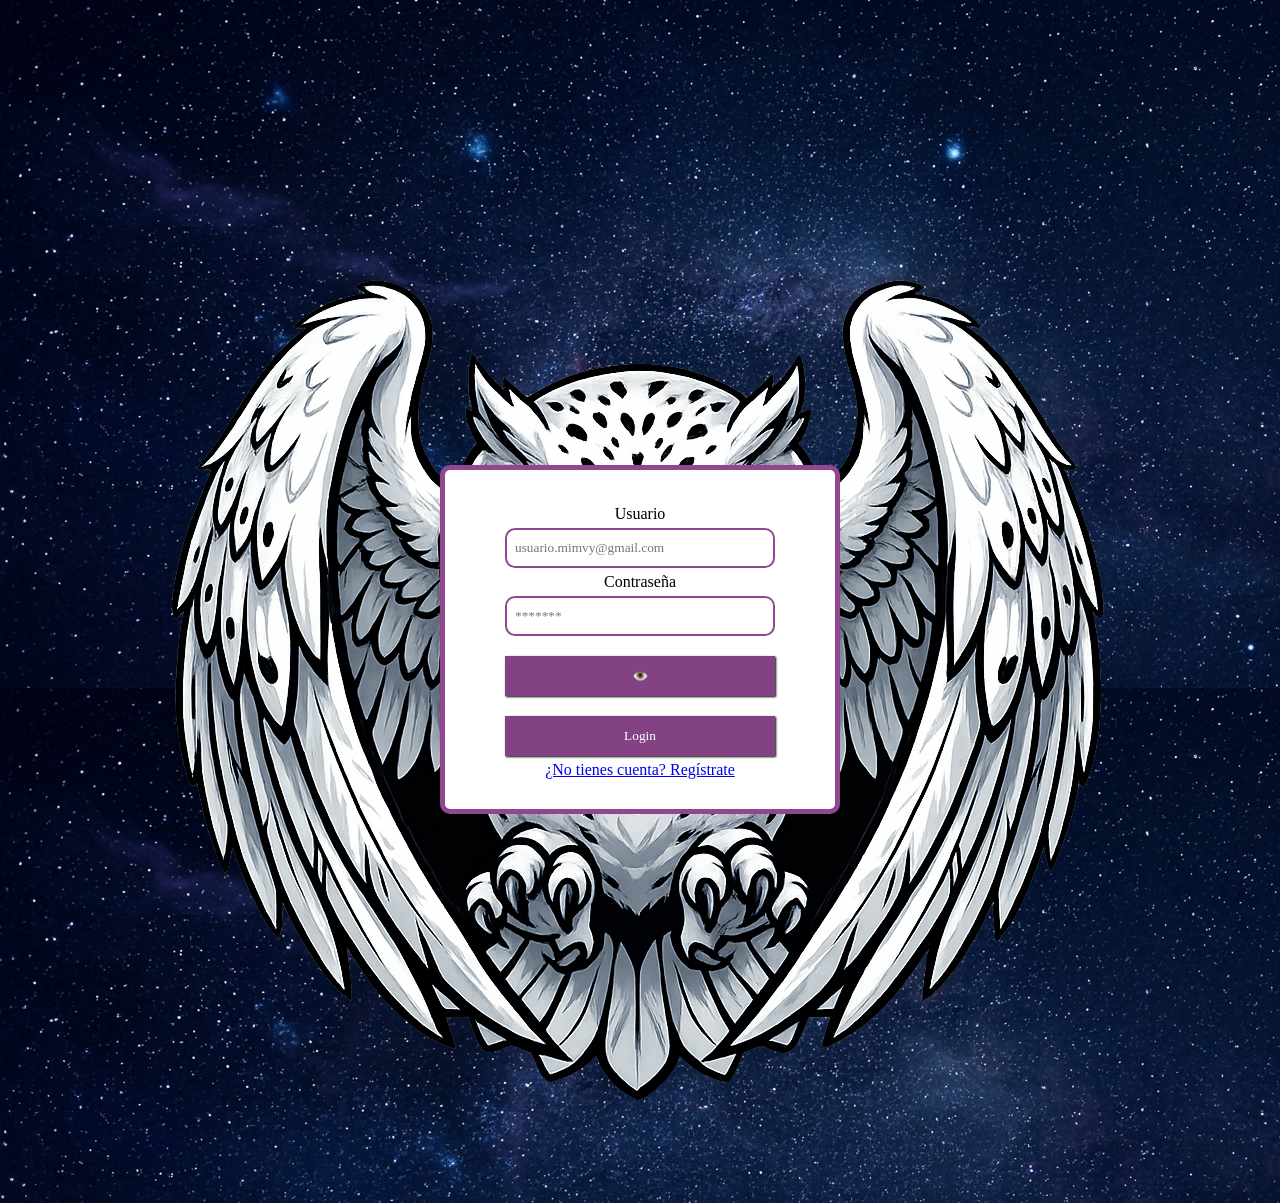
<file: login/login.html>
<!DOCTYPE html>
<html lang="es">
<head>
    <meta charset="UTF-8">
    <meta name="viewport" content="width=device-width, initial-scale=1.0">
    <title>Login</title>

    <link rel="stylesheet" href="login.css">
    <link rel="icon" href="/Imagenes/buhos.ico">
</head>

<body>

    <div class="login">

        <img src="imagenes-login/inactivo/1.png" id="monster" alt="">

        <form class="formulario" action="login.php" method="POST">

            <label>Usuario</label>

            <input 
                type="text"
                id="input-usuario"
                name="usuario"
                placeholder="usuario.mimvy@gmail.com"
                autocomplete="off"
                required
            >

            <label>Contraseña</label>

            <div class="campo-clave">
                <input 
                    type="password"
                    id="input-clave"
                    name="contrasena"
                    placeholder="*******"
                    required
                >
                <button type="button" class="btn-ojo" id="btn-ojo-clave" aria-label="Mostrar contraseña">
                    👁️
                </button>
            </div>

            <button type="submit">Login</button>

            <a href="registro.html">
                ¿No tienes cuenta? Regístrate
            </a>

        </form>

    </div>

    <script src="login.js"></script>

</body>
</html>
</file>
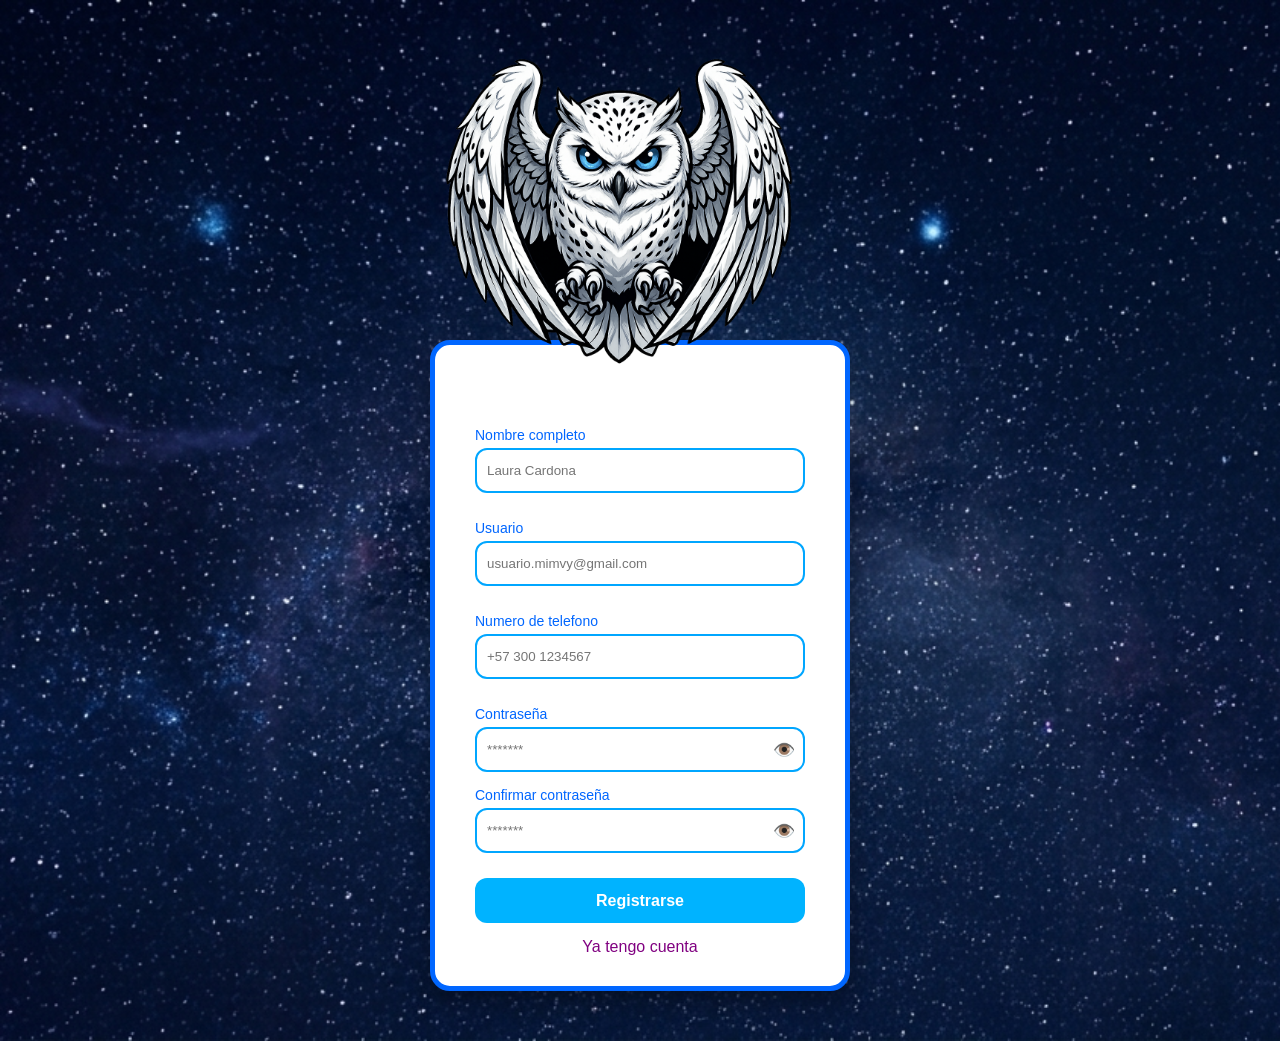
<file: login/registro.html>
<!DOCTYPE html>
<html lang="es">
<head>
    <meta charset="UTF-8">
    <meta name="viewport" content="width=device-width, initial-scale=1.0">
    <title>Registro</title>

    <link rel="stylesheet" href="registro.css">
    <link rel="icon" href="/Imagenes/buhos.ico">
</head>

<body>

    <div class="login">

        <img src="imagenes-login/inactivo/1.png" id="monster" alt="">

        <form class="formulario" action="registro.php" method="POST">

            <label>Nombre completo</label>
            <input 
                type="text"
                id="input-nombre"
                name="nombre"
                placeholder="Laura Cardona"
                autocomplete="off"
            >

            <label>Usuario</label>
            <input 
                type="text"
                id="input-usuario"
                name="usuario"
                placeholder="usuario.mimvy@gmail.com"
                autocomplete="off"
            >

            <label>Numero de telefono</label>
            <input 
                type="text"
                id="input-telefono"
                name="telefono"
                placeholder="+57 300 1234567"
                autocomplete="off"
            >

            <label>Contraseña</label>
            <div class="campo-clave">
                <input 
                    type="password"
                    id="input-clave"
                    name="contrasena"
                    placeholder="*******"
                >
                <button type="button" class="btn-ojo" id="btn-ojo-clave" aria-label="Mostrar contraseña">
                    👁️
                </button>
            </div>

            <label>Confirmar contraseña</label>
            <div class="campo-clave">
                <input 
                    type="password"
                    id="input-confirmar-clave"
                    name="confirmar_contrasena"
                    placeholder="*******"
                >
                <button type="button" class="btn-ojo" id="btn-ojo-confirmar" aria-label="Mostrar contraseña">
                    👁️
                </button>
            </div>

            <button type="submit">Registrarse</button>

            <a href="login.html">
                Ya tengo cuenta
            </a>

        </form>

    </div>

    <script src="login.js"></script>

</body>
</html>
</file>
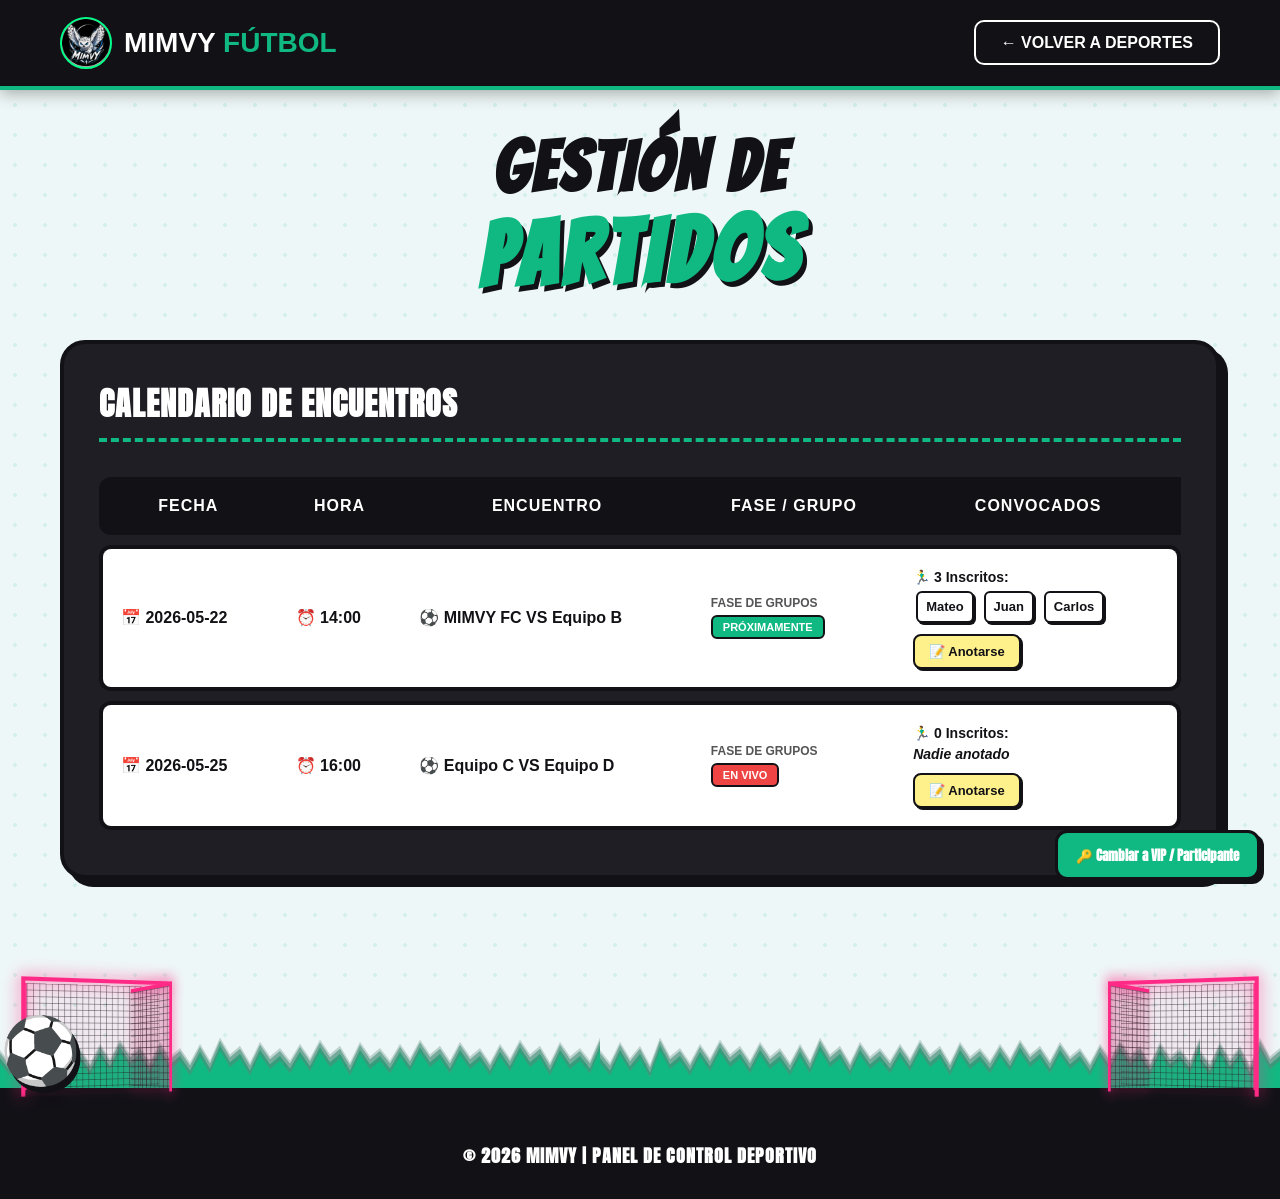
<file: Deportes/futbol/futbol.html>
<!DOCTYPE html>
<html lang="es">
<head>
    <meta charset="UTF-8">
    <meta name="viewport" content="width=device-width, initial-scale=1.0">
    <title>MIMVY - Panel de Fútbol</title>
    <link href="https://fonts.googleapis.com/css2?family=Bangers&family=Anton&display=swap" rel="stylesheet">
    <link rel="stylesheet" href="../deportes.css">
    <link rel="stylesheet" href="futbol.css">
    <link rel="icon" href="/Imagenes/buhos.ico">
</head>
<body>

    <header class="header-futbol">
        <div class="logo-futbol">
            <img src="/Imagenes/buhos.ico" alt="Buho">
            <h2>MIMVY <span>FÚTBOL</span></h2>
        </div>
        <nav class="menu-futbol">
            <a href="../deportes.html" class="btn-regresar">← VOLVER A DEPORTES</a>
        </nav>
    </header>

    <main class="contenedor-futbol">
        
        <div class="titulo-pagina">
            <h1><span class="gestion">GESTIÓN DE</span><br><span class="partidos-tit">PARTIDOS</span></h1>
        </div>

        <section class="tarjeta-panel">
            <h3 id="form-titulo">PROGRAMAR NUEVO ENCUENTRO</h3>
            <form id="form-partido">
                <input type="hidden" id="partido-id">
                
                <div class="campo-bloque">
                    <label for="fecha">FECHA</label>
                    <input type="date" id="fecha" required>
                </div>
                <div class="campo-bloque">
                    <label for="hora">HORA</label>
                    <input type="time" id="hora" required>
                </div>
                <div class="campo-bloque">
                    <label for="encuentro">ENCUENTRO</label>
                    <input type="text" id="encuentro" placeholder="Ej: Real Madrid VS Barcelona" required>
                </div>
                <div class="campo-bloque">
                    <label for="fase">FASE / GRUPO</label>
                    <input type="text" id="fase" placeholder="Ej: Semifinal" required>
                </div>
                
                <div class="bloque-acciones">
                    <button type="submit" id="btn-guardar" class="btn-comic-primario">GUARDAR ENCUENTRO</button>
                    <button type="button" id="btn-cancelar" class="btn-comic-secundario oculto" onclick="limpiarFormulario()">CANCELAR</button>
                </div>
            </form>
        </section>

        <section class="tarjeta-panel">
            <h3 class="titulo-tabla">CALENDARIO DE ENCUENTROS</h3>
            <div class="tabla-scroll">
                <table class="tabla-comic">
                    <thead>
                        <tr>
                            <th>FECHA</th>
                            <th>HORA</th>
                            <th>ENCUENTRO</th>
                            <th>FASE / GRUPO</th>
                            <th>CONVOCADOS</th>
                            <th>ACCIONES</th>
                        </tr>
                    </thead>
                    <tbody id="lista-partidos">
                    </tbody>
                </table>
            </div>
        </section>
    </main>
    
    <footer class="footer-futbol">
    <div class="ondas">
        <div class="onda" id="onda1"></div>
        <div class="onda" id="onda2"></div>
        <div class="onda" id="onda3"></div>
        <div class="onda" id="onda4"></div>
    </div>

    <div class="arco-3d arco-izquierdo">
        <div class="cara-frontal"></div>
        <div class="cara-lateral"></div>
        <div class="cara-red"></div>
    </div>

    <div class="arco-3d arco-derecho">
        <div class="cara-frontal"></div>
        <div class="cara-lateral"></div>
        <div class="cara-red"></div>
    </div>

    <div class="balon-contenedor">
        <div class="balon-futbol">⚽</div>
        <div class="balon-sombra"></div>
    </div>

    <p>&copy; 2026 MIMVY | PANEL DE CONTROL DEPORTIVO</p>
</footer>

    <script src="futbol.js"></script>
</body>
</html>

    <script src="futbol.js"></script>
</body>
</html>
</file>
<file: login/login.css>
*{
    margin: 0;
    padding: 0;
    box-sizing: border-box;
    font-family: 'Bowlby One SC', cursive ;    
}
body{
    height: 100vh;
    background-image: url(imagenes-login/fondo-login.png);
    display: flex;
    justify-content: center;
    align-items: center;
}
.login{
    height: 550px;
    position: absolute;
}
.formulario{
    width: 400px;
    position: absolute;
    background-color: #fff;
    border: 5px solid #8f4790;
    border-radius: 10px;
    padding: 30px 60px;
    top: 290px;
    left: 50%;
    transform: translate(-50%);
    text-align: center;
}
.formulario input,label,button{
    display: block;
    width: 100%;
    margin: 5px 0;
}
.formulario input{
    height: 40px;
    border: 2px solid #8f4790;
    border-radius: 10px;
    padding: 0 8px;
}
.formulario button{
    margin-top: 20px;
    cursor: pointer;
    border: none;
    height: 40px;
    background-color: #824283;
    box-shadow: 1px 1px 2px #000;
    color: #fff;
}
.formulario button:hover{
    background-color: rgba(0, 157, 255, 0.558);
}
</file>
<file: login/registro.css>
/* ==========================
   RESET
========================== */
*{
    margin: 0;
    padding: 0;
    box-sizing: border-box;
}

/* ==========================
   BODY
========================== */
body{
    min-height: 100vh;

    display: flex;
    flex-direction: column;
    align-items: center;

    background-image: url("imagenes-login/fondo-login.png");
    background-position: center;
    background-size: cover;
    background-repeat: no-repeat;

    overflow-y: auto;

    padding-top: 20px;
    padding-bottom: 20px;

    font-family: Arial, Helvetica, sans-serif;
}

/* ==========================
   BÚHO
========================== */
#monster{
    height: 380px;

    position: relative;

    z-index: 2;

    margin-bottom: -60px;

    display: block;
}

/* ==========================
   FORMULARIO
========================== */
.formulario{
    width: 420px;

    background-color: white;

    border: 5px solid #0066ff;
    border-radius: 20px;

    padding: 70px 40px 30px;

    box-shadow: 0 10px 25px rgba(0,0,0,0.3);

    text-align: center;

    margin-bottom: 30px;
}

/* ==========================
   LABELS
========================== */
.formulario label{
    display: block;

    text-align: left;

    margin-bottom: 5px;
    margin-top: 12px;

    color: #0066ff;

    font-size: 14px;
}

/* ==========================
   INPUTS
========================== */
.formulario input{
    width: 100%;
    height: 45px;

    border: 2px solid #00a6ff;
    border-radius: 12px;

    padding: 10px;

    margin-bottom: 15px;

    outline: none;

    transition: 0.3s;
}

.formulario input:focus{
    border-color: #0066ff;

    box-shadow: 0 0 8px rgba(0,102,255,0.3);
}

/* ==========================
   BOTÓN REGISTRARSE
========================== */
.formulario button[type="submit"]{
    width: 100%;
    height: 45px;

    margin-top: 10px;

    border: none;
    border-radius: 12px;

    background-color: #00b3ff;

    color: white;

    font-size: 16px;
    font-weight: bold;

    cursor: pointer;

    transition: 0.3s;
}

.formulario button[type="submit"]:hover{
    background-color: #0099ff;

    transform: scale(1.02);
}

/* ==========================
   LINK
========================== */
.formulario a{
    display: block;

    margin-top: 15px;

    text-decoration: none;

    color: purple;
}

.formulario a:hover{
    text-decoration: underline;
}

/* ==========================
   CAMPO CONTRASEÑA
========================== */
.campo-clave {
    position: relative;
    margin-bottom: 15px;
}

.campo-clave input {
    margin-bottom: 0;
    padding-right: 45px;
}

.btn-ojo {
    position: absolute;
    right: 10px;
    top: 50%;
    transform: translateY(-50%);

    width: auto;
    height: auto;
    margin: 0;

    background: none;
    border: none;
    border-radius: 0;

    font-size: 18px;

    cursor: pointer;
    color: #00a6ff;

    transition: color 0.2s;
}

.btn-ojo:hover {
    color: #0066ff;
    transform: translateY(-50%) scale(1.1);
    background-color: transparent;
}
</file>
<file: Deportes/deportes.css>
/* ================= CONFIGURACIÓN GLOBAL ================= */
*{
    margin: 0;
    padding: 0;
    box-sizing: border-box;
    font-family: 'Arial Black', Arial, sans-serif;
}

html{
    scroll-behavior: smooth;
    overflow-x: hidden;
}

body{
    background: #eef7f7;
    color: #222;
}

/* ================= HEADER ================= */
.header{
    width: 100%;
    height: 90px;
    background: white;
    display: flex;
    justify-content: space-between;
    align-items: center;
    padding: 0 60px;
    position: fixed;
    top: 0;
    z-index: 1000;
    box-shadow: 0 2px 10px rgba(0,0,0,0.1);
}

.logo{
    display: flex;
    align-items: center;
    gap: 10px;
}

.logo img{
    width: 50px;
    height: 50px;
    border-radius: 50%;
    object-fit: cover;
}

.logo h2{
    color: #2563eb;
    font-size: 28px;
    font-weight: 900;
    text-transform: uppercase;
}

.menu{
    display: flex;
    gap: 35px;
}

.menu a{
    text-decoration: none;
    color: #333;
    font-weight: bold;
    transition: 0.3s;
}

.menu a:hover{
    color: #2563eb;
}

.btn-login{
    text-decoration: none;
    background: #2563eb;
    color: white;
    padding: 12px 25px;
    border-radius: 10px;
    font-weight: bold;
    transition: 0.3s;
}

.btn-login:hover{
    transform: scale(1.05);
}

/* ================= HERO ================= */
/* ================= HERO ================= */
/* ================= HERO ================= */
.hero {
    width: 100%;
    height: 100vh;
    isolation: isolate;
    background: 
    linear-gradient(
        rgba(5, 15, 35, 0.7), 
        rgba(5, 15, 35, 0.75)
    ),
    /* Quitamos la palabra "imagenes/" porque la imagen está afuera */
    url("Gemini_Generated_Image_4t79f64t79f64t79.png"); 

    background-size: cover;
    background-position: center;
    background-repeat: no-repeat;
    
    display: flex;
    justify-content: center;
    align-items: center;
    text-align: center;
    color: white;
    padding: 20px;
    position: relative;
    overflow: hidden;
}


.hero::before{
    content: "";
    position: absolute;
    width: 400px;
    height: 400px;
    background: #2563eb;
    border-radius: 50%;
    filter: blur(100px);
    opacity: 0.3;
    top: 100px;
    left: -100px;
}


.hero-contenido{
    max-width: 1100px;
    z-index: 2;
}
 
.hero h1{
    font-family: 'Anton', sans-serif;
    font-size: 140px;
    line-height: 0.9;
    text-transform: uppercase;
    letter-spacing: 2px;
    margin-bottom: 20px;

    color: white;

    text-shadow:
    0 5px 15px rgba(0,0,0,0.6),
    0 0 30px rgba(37,99,235,0.4);

    animation: aparecer 1s ease;
}

.vive {
    display: block;
    font-family: 'Bangers', cursive;
    font-size: 170px;
    color: white;
    letter-spacing: 8px;
    transform: rotate(-3deg); /* Quitamos el top: 90px que lo tiraba hacia abajo */
    text-shadow: 0 5px 15px rgba(0,0,0,0.6);
    position: relative;
}

.deporte{
    display: block;

    font-family: 'Bangers', cursive;

    font-size: 150px;

    color: #2563eb;

    letter-spacing: 6px;

    transform: rotate(-2deg);

    text-shadow:
    0 5px 15px rgba(0,0,0,0.7),
    0 0 30px rgba(37,99,235,0.5);
}
.vive,
.deporte{
    filter: drop-shadow(0 0 10px rgba(0,0,0,0.5));
}

.hero p{
    font-family: 'Bebas Neue', sans-serif;
    font-size: 35px;
    letter-spacing: 6px;
    color: white;
    margin-bottom: 40px;
    
}

.btn-explorar{
    text-decoration: none;
    background: linear-gradient(90deg,#2563eb,#1d4ed8);
    color: white;
    padding: 20px 50px;
    border-radius: 20px;
    font-weight: bold;
    font-size: 24px;
    transition: 0.3s;
    box-shadow: 0 0 25px rgba(37,99,235,0.6);
}

.btn-explorar:hover{
    transform: scale(1.08);
    box-shadow: 0 0 40px rgba(37,99,235,0.9);
}

/* ================= ACORDEÓN ================= */
.titulo-seccion{
    text-align: center;
    font-size: 45px;
    margin: 100px 0 50px;
    text-transform: uppercase;
}

.acordeon-container{
    display: flex;
    width: 90%;
    max-width: 1200px;
    height: 600px;
    gap: 15px;
    margin: 0 auto 100px;
}

.acordeon-item{
    flex: 1;
    border-radius: 30px;
    background-size: cover;
    background-position: center;
    position: relative;
    overflow: hidden;
    cursor: pointer;
    transition: all 0.6s cubic-bezier(0.22, 1, 0.36, 1);
    box-shadow: 0 10px 30px rgba(0,0,0,0.3);
}

.item1{
    background-image: linear-gradient(transparent, rgba(0,0,0,0.9)), url("../imagenes/imagen1.webp");
}

.item2{
    background-image: linear-gradient(transparent, rgba(0,0,0,0.9)), url("../imagenes/imagen2.webp");
}

.item3{
    background-image: linear-gradient(transparent, rgba(0,0,0,0.9)), url("../imagenes/imagen3.webp");
}

.acordeon-contenido{
    position: absolute;
    bottom: 0;
    left: 0;
    width: 100%;
    padding: 40px;
    color: white;
    opacity: 0;
    transform: translateY(20px);
    transition: all 0.4s ease 0.2s;
}

.acordeon-contenido h3{
    font-size: 48px;
    margin-bottom: 10px;
}

.btn-ver{
    display: inline-block;
    padding: 10px 25px;
    background: white;
    color: #2563eb;
    text-decoration: none;
    border-radius: 20px;
    font-weight: bold;
}

.acordeon-item:hover,
.acordeon-item.active{
    flex: 5;
}

.acordeon-item:hover .acordeon-contenido,
.acordeon-item.active .acordeon-contenido{
    opacity: 1;
    transform: translateY(0);
}

/* ================= INFORMACIÓN ================= */

.informacion{
    width: 100%; 
    padding: 140px 20px; /* Aumentamos ligeramente el espacio vertical */
    text-align: center;
    border-top: 10px solid #2563eb;
    position: relative;

    /* Cambiamos el fondo a un degradado oscuro suave para que las letras blancas resalten */
    background:
    linear-gradient(
        rgba(0, 0, 0, 0.55), /* Capa oscura arriba */
        rgba(0, 0, 0, 0.45)  /* Capa oscura abajo */
    ),
    url("WhatsApp Image 2026-05-07 at 3.38.26 PM.jpeg");

    background-size: cover; 
    background-position: center;
    background-repeat: no-repeat;
}

.informacion h2{
    font-size: 60px;
    text-transform: uppercase;
    margin-bottom: 25px;
    color: #ffffff; /* ¡Texto en blanco para máximo contraste! */
    letter-spacing: 2px;
    text-shadow: 0 4px 10px rgba(0, 0, 0, 0.7); /* Sombra proyectada para dar profundidad */
}

.informacion p{
    font-size: 24px; /* Un pelín más grande */
    max-width: 900px;
    margin: auto;
    font-weight: bold; 
    color: #ffffff; /* Texto en blanco */
    letter-spacing: 1px;
    text-shadow: 0 3px 8px rgba(0, 0, 0, 0.7);
}
/* IMAGEN DEPORTIVA */
.img-deportes{
    width: 380px;
    max-width: 90%;
    display: block;
    margin: 40px auto;
    border-radius: 25px;
    transition: 0.4s;
}

.img-deportes:hover{
    transform: scale(1.05);
}

/* ================= FOOTER ================= */
footer {
    position: relative;
    width: 100%;
    background: rgb(49, 129, 249);
    min-height: 100px;
    padding: 20px 50px;
    display: flex;
    justify-content: center;
    align-items: center;
    flex-direction: column;
}

footer .social-icon, footer .menu-footer {
    position: relative;
    display: flex;
    justify-content: center;
    align-items: center;
    margin: 10px 0;
    flex-wrap: wrap;
    padding: 0;
}

footer .social-icon li, footer .menu-footer li {
    list-style: none;
}

footer .social-icon li a {
    font-size: 2em;
    margin: 0 10px;
    display: inline-block;
    transition: 0.5s;
    color: #fff;
}
footer .menu-footer li a{
    font-size: 1.2em;
    margin: 0 10px;
    display: inline-block;
    transition: 0.5s;
    color: #fff;
    text-decoration: none;
    opacity: 0.75;
}
footer .social-icon li a:hover {
    transform: translateY(-10px);
}
footer .menu-footer li a:hover{
  opacity: 1;
}
footer .social-icon li a img {
    width: 40px;
    height: 40px;
}

footer p{
  color: #fff;
  text-align: center;
  margin-top: 15px;
  margin-bottom: 10px;
  font-size: 1.1em;
    position: relative;
    overflow: hidden;
}
footer .onda{
  position: absolute;
  top: -100px;
  left: 0;
  width: 100%;
  height: 100px;
  background: url(/Imagenes/wave.png);
  background-size: 1000px 100px;
}
footer .onda#onda1{
  z-index: 1000;
  opacity: 1;
  bottom: 0;
  animation: animateWave 4s linear infinite;
}
footer .onda#onda2{
  z-index: 999;
  opacity: 0.5;
  bottom: 10px;
  animation: animateWave_02 4s linear infinite;
}
footer .onda#onda3{
  z-index: 1000;
  opacity: 0.2;
  bottom: 15px;
  animation: animateWave 3s linear infinite;
}
footer .onda#onda4{
  z-index: 999;
  opacity: 0.7;
  bottom: 20px;
  animation: animateWave_02 3s linear infinite;
}
@keyframes animateWave {
  0%
  {
    background-position-x: 1000px;
  }
  100% 
  {
    background-position-x: 0px;
  }
}
@keyframes animateWave_02 {
  0%
  {
    background-position-x: 0px;
  }
  100% 
  {
    background-position-x: 1000px;
  }
}
@keyframes aparecer{

    from{
        opacity: 0;
        transform: translateY(40px);
    }

    to{
        opacity: 1;
        transform: translateY(0);
    }

}
@media(max-width:900px){

    .vive{
        font-size: 100px;
    }

    .deporte{
        font-size: 90px;
    }

}

@media(max-width:600px){

    .vive{
        font-size: 65px;
    }

    .deporte{
        font-size: 60px;
    }

}
</file>
<file: Deportes/futbol/futbol.css>
/* ================= ESTILO DEPORTIVO URBANO (FÚTBOL RE-DISEÑADO) ================= */
:root {
    --verde-principal: #10b981;  /* Verde césped vibrante */
    --verde-hover: #059669;      /* Verde oscuro para hovers */
    --verde-neon: #00ff88;       /* Detalles neón luminosos */
    --negro-solido: #111116;     /* Negro grueso de cómics */
    --negro-estadio: #1e1e24;    /* Fondo de tarjetas */
    --blanco-puro: #ffffff;
    --gris-cancha: #eef7f7;      /* Fondo base claro */
    --borde-grosor: 4px solid #111116;
}

body {
    background: var(--gris-cancha);
    background-image: radial-gradient(rgba(16, 185, 129, 0.12) 2px, transparent 2px);
    background-size: 30px 30px; /* Textura táctica de puntos */
    color: var(--negro-solido);
    margin: 0;
    padding-top: 110px; /* Espacio para el header fijo */
    font-family: 'Arial Black', Arial, sans-serif;
}

/* Header Fijo deportivo */
.header-futbol {
    width: 100%;
    height: 90px;
    background: var(--negro-solido);
    border-bottom: 4px solid var(--verde-principal);
    display: flex;
    justify-content: space-between;
    align-items: center;
    padding: 0 60px;
    position: fixed;
    top: 0;
    left: 0;
    z-index: 1000;
    box-shadow: 0 4px 15px rgba(0,0,0,0.3);
    box-sizing: border-box;
}

.logo-futbol {
    display: flex;
    align-items: center;
    gap: 12px;
}

.logo-futbol img {
    width: 52px;
    height: 52px;
    border-radius: 50%;
    object-fit: cover;
    border: 2px solid var(--verde-neon);
}

.logo-futbol h2 {
    color: var(--blanco-puro);
    font-size: 28px;
    font-weight: 900;
    text-transform: uppercase;
    margin: 0;
}

.logo-futbol h2 span {
    color: var(--verde-principal);
}

.btn-regresar {
    text-decoration: none;
    background: transparent;
    color: var(--blanco-puro);
    border: 2px solid var(--blanco-puro);
    padding: 12px 25px;
    border-radius: 10px;
    font-weight: bold;
    transition: 0.3s;
}

.btn-regresar:hover {
    transform: scale(1.05);
    background: var(--blanco-puro);
    color: var(--negro-solido);
    box-shadow: 0 0 15px rgba(255, 255, 255, 0.4);
}

/* Contenedor e Impacto del Título */
.contenedor-futbol {
    max-width: 1200px;
    margin: 0 auto 140px;
    padding: 20px;
}

.titulo-pagina h1 {
    text-align: center;
    margin-bottom: 40px;
}

.gestion {
    font-family: 'Bangers', cursive;
    font-size: 70px;
    color: var(--negro-solido);
    letter-spacing: 3px;
    display: inline-block;
}

.partidos-tit {
    font-family: 'Bangers', cursive;
    font-size: 90px;
    color: var(--verde-principal);
    letter-spacing: 5px;
    display: inline-block;
    transform: rotate(-1.5deg);
    text-shadow: 4px 5px 0px var(--negro-solido);
}

/* Paneles de Control Estilo Cómic Oscuro */

.tarjeta-panel {
    background: var(--negro-estadio);
    border: var(--borde-grosor);
    border-radius: 25px;
    padding: 35px;
    margin-bottom: 40px;
    box-shadow: 8px 8px 0px var(--negro-solido);
}

.tarjeta-panel h3 {
    font-family: 'Anton', sans-serif;
    font-size: 32px;
    color: var(--blanco-puro);
    letter-spacing: 1px;
    margin-top: 0;
    margin-bottom: 25px;
    border-bottom: 4px dashed var(--verde-principal);
    padding-bottom: 10px;
}

/* Formulario Rejilla */
#form-partido {
    display: grid;
    grid-template-columns: repeat(auto-fit, minmax(220px, 1fr));
    gap: 20px;
    align-items: flex-end;
}

.campo-bloque {
    display: flex;
    flex-direction: column;
}

.campo-bloque label {
    font-size: 14px;
    font-weight: 900;
    margin-bottom: 8px;
    color: var(--verde-principal);
}

.campo-bloque input {
    padding: 14px;
    border: var(--borde-grosor);
    border-radius: 12px;
    outline: none;
    font-size: 15px;
    font-weight: bold;
    background: var(--negro-solido);
    color: var(--blanco-puro);
    transition: 0.2s;
}

.campo-bloque input:focus {
    background: #25252c;
    border-color: var(--verde-neon);
    box-shadow: 0 0 10px rgba(0, 255, 136, 0.3);
}

.bloque-acciones {
    display: flex;
    gap: 12px;
}

/* Botones con Relieve Cómic */
.btn-comic-primario, .btn-comic-secundario {
    padding: 14px 20px;
    border: var(--borde-grosor);
    border-radius: 12px;
    cursor: pointer;
    font-weight: 900;
    font-size: 15px;
    transition: 0.2s;
    height: 52px;
    box-shadow: 4px 4px 0px var(--negro-solido);
}

.btn-comic-primario {
    background: var(--verde-principal);
    color: var(--blanco-puro);
}

.btn-comic-primario:hover {
    background: var(--verde-hover);
    transform: translate(-2px, -2px);
    box-shadow: 6px 6px 0px var(--negro-solido);
}

.btn-comic-secundario {
    background: #334155;
    color: var(--blanco-puro);
}

.btn-comic-secundario:hover {
    background: #475569;
    transform: translate(-2px, -2px);
    box-shadow: 6px 6px 0px var(--negro-solido);
}

/* Tablas Deportivas Dinámicas */
.tabla-scroll {
    overflow-x: auto;
}

.tabla-comic {
    width: 100%;
    border-collapse: separate;
    border-spacing: 0 10px;
}

.tabla-comic th {
    background: var(--negro-solido);
    color: var(--blanco-puro);
    padding: 16px;
    font-size: 16px;
    letter-spacing: 1px;
    border: var(--borde-grosor);
}

.tabla-comic th:first-child { border-radius: 12px 0 0 12px; }
.tabla-comic th:last-child { border-radius: 0 12px 12px 0; }

.tabla-comic td {
    background: #fff;
    padding: 18px;
    font-weight: bold;
    border-top: var(--borde-grosor);
    border-bottom: var(--borde-grosor);
    color: var(--negro-solido);
}

.tabla-comic td:first-child {
    border-left: var(--borde-grosor);
    border-radius: 12px 0 0 12px;
}

.tabla-comic td:last-child {
    border-right: var(--borde-grosor);
    border-radius: 0 12px 12px 0;
}

.tabla-comic tr:hover td {
    background: #e8f7f1; /* Hover sutil en verde claro */
}

/* Botones de acción rápidos */
.btn-act-edit, .btn-act-del {
    padding: 8px 14px;
    border: 2px solid var(--negro-solido);
    border-radius: 8px;
    cursor: pointer;
    font-weight: 900;
    font-size: 13px;
    margin-right: 5px;
    transition: 0.2s;
}

.btn-act-edit {
    background: #d1fae5;
    color: #065f46;
}

.btn-act-edit:hover {
    background: var(--verde-principal);
    color: white;
}

.btn-act-del {
    background: #fee2e2;
    color: #991b1b;
}

.btn-act-del:hover {
    background: #ef4444;
    color: white;
}

.oculto { display: none !important; }

/* Footer Urbano Oscuro con Ondas */
/* Footer Urbano Oscuro con Césped Dinámico */
.footer-futbol {
    position: relative;
    width: 100%;
    background: var(--negro-solido);
    min-height: 120px;
    padding: 50px 20px 20px;
    display: flex;
    justify-content: center;
    align-items: center;
    margin-top: 140px;
    border-top: 4px solid var(--verde-principal);
    box-sizing: border-box;
}

.footer-futbol p {
    color: #fff;
    font-weight: bold;
    letter-spacing: 1px;
    z-index: 10;
    margin: 0;
    font-family: 'Anton', sans-serif;
}

/* Capas de pasto dinámico */
.footer-futbol .onda {
    position: absolute;
    top: -45px; /* Ajustado para que sobresalga el pasto */
    left: 0;
    width: 100%;
    height: 50px;
    /* Un patrón SVG integrado directamente: siluetas de hojas de césped */
    background-image: url("data:image/svg+xml,%3Csvg xmlns='http://www.w3.org/2000/svg' viewBox='0 0 1200 120' preserveAspectRatio='none'%3E%3Cpath d='M0,120 L0,60 L20,90 L40,40 L60,80 L80,50 L100,95 L120,30 L140,75 L160,55 L180,90 L200,45 L220,80 L240,35 L260,70 L280,50 L300,85 L320,40 L340,75 L360,55 L380,90 L400,45 L420,85 L440,30 L460,70 L480,50 L500,90 L520,40 L540,75 L560,55 L580,85 L600,45 L620,80 L640,35 L660,70 L680,50 L700,90 L720,40 L740,75 L760,55 L780,85 L800,45 L820,80 L840,35 L860,70 L880,50 L900,85 L920,40 L940,75 L960,55 L980,90 L1000,45 L1020,80 L1040,35 L1060,70 L1080,50 L1100,90 L1120,40 L1140,75 L1160,55 L1180,85 L1200,30 L1200,120 Z' fill='%2310b981'/%3E%3C/svg%3E");
    background-size: 600px 50px;
}

/* Diferentes tonos de verde para simular profundidad */
.footer-futbol .onda#onda1 { z-index: 1000; opacity: 1; top: -45px; animation: animateWave 12s linear infinite; }
.footer-futbol .onda#onda2 { z-index: 999; opacity: 0.6; top: -50px; filter: brightness(0.8); animation: animateWave_02 8s linear infinite; }
.footer-futbol .onda#onda3 { z-index: 998; opacity: 0.4; top: -55px; filter: brightness(0.6); animation: animateWave 6s linear infinite; }
.footer-futbol .onda#onda4 { z-index: 997; opacity: 0.2; top: -58px; filter: brightness(0.4); animation: animateWave_02 4s linear infinite; }

@keyframes animateWave { 0% { background-position-x: 0px; } 100% { background-position-x: 600px; } }
@keyframes animateWave_02 { 0% { background-position-x: 600px; } 100% { background-position-x: 0px; } }

/* ================= BALÓN FLOTANTE EN EL CÉSPED (REBOTANDO DE LADO A LADO) ================= */
.balon-contenedor {
    position: absolute;
    top: -65px;      /* Posición inicial sobre el césped */
    left: 0;         /* Empezará desde la izquierda */
    display: flex;
    flex-direction: column;
    align-items: center;
    z-index: 1005;   /* Por encima de las capas del césped */
    pointer-events: none; 
    /* Esta animación se encarga de mover el contenedor completo de izquierda a derecha */
    animation: moverDerechaIzquierda 12s linear infinite;
}

.balon-futbol {
    font-size: 65px; 
    line-height: 1;
    filter: drop-shadow(4px 6px 0px rgba(17, 17, 22, 1)); /* Sombra estilo cómic */
    /* Esta animación hace que la pelota salte y gire al mismo tiempo */
    animation: saltarBalon 1.5s ease-in-out infinite;
}

.balon-sombra {
    width: 45px;
    height: 10px;
    background: rgba(17, 17, 22, 0.4); 
    border-radius: 50%;
    margin-top: 12px;
    filter: blur(2px);
    /* Esta animación coordina el tamaño de la sombra con los saltos */
    animation: sombraSalto 1.5s ease-in-out infinite;
}

/* --- NUEVAS ANIMACIONES DE MOVIMIENTO Y SALTO --- */

/* 1. Desplazamiento horizontal continuo (Ida y vuelta por toda la cancha) */
@keyframes moverDerechaIzquierda {
    0%, 100% {
        left: 5%; /* Empieza cerca del borde izquierdo */
    }
    50% {
        left: 90%; /* Llega hasta el borde derecho */
    }
}

/* 2. El efecto de los saltos/botes + rotación de la pelota */
@keyframes saltarBalon {
    0%, 100% {
        transform: translateY(0) rotate(0deg); /* Tocando el césped */
        animation-timing-function: ease-out;
    }
    50% {
        transform: translateY(-40px) rotate(180deg); /* Punto más alto del salto (gira media vuelta) */
        animation-timing-function: ease-in;
    }
}

/* 3. La sombra se achica cuando salta y se agranda al caer */
@keyframes sombraSalto {
    0%, 100% {
        transform: scale(1);
        opacity: 1;
    }
    50% {
        transform: scale(0.5); /* Más pequeña y tenue en el punto más alto */
        opacity: 0.3;
    }
}

/* ================= PORTERÍAS 3D PREMIUM REALES ================= */
.arco-3d {
    position: absolute;
    bottom: 95px;             /* Sentadas exactamente sobre las puntas del césped verde */
    width: 130px;
    height: 85px;
    z-index: 1002;            /* Por detrás del balón que tiene 1005 */
    transform-style: preserve-3d;
    pointer-events: none;
}

/* Base común para simular los tubos blancos metálicos */
.arco-3d .cara-frontal,
.arco-3d .cara-lateral {
    position: absolute;
    border: 4px solid #ffffff; /* Grosor ideal de postes reales */
    box-sizing: border-box;
}

/* --- PATRÓN DE LA RED DE CUADRITOS FINE-MESH --- */
.arco-3d .cara-red,
.arco-3d .cara-lateral {
    background-image: 
        linear-gradient(to right, rgba(255, 255, 255, 0.4) 1.5px, transparent 1.5px),
        linear-gradient(to bottom, rgba(255, 255, 255, 0.4) 1.5px, transparent 1.5px);
    background-size: 6px 6px; /* Cuadrícula pequeña realista */
}

/* ================= PORTERÍAS 3D CORREGIDAS (MÁS GRANDES Y EN EL CÉSPED VERDE) ================= */
.arco-3d {
    position: absolute;
    bottom: 105px;            /* ¡Completamente subidas al área verde, lejos de lo negro! */
    width: 160px;             /* Más anchas (antes 130px) */
    height: 115px;            /* Más altas (antes 85px) para dar volumen real */
    z-index: 1002;            /* Por detrás de la pelota (1005) para que entre al arco */
    transform-style: preserve-3d;
    pointer-events: none;
    transition: all 0.3s ease;
}

/* Estilo para los tubos/postes principales de color blanco */
.arco-3d .cara-frontal,
.arco-3d .cara-lateral {
    position: absolute;
    border: 4.5px solid #ffffff; /* Postes un poco más gruesos para que resalten */
    box-sizing: border-box;
}

/* Estilo detallado para la red cuadriculada */
.arco-3d .cara-red,
.arco-3d .cara-lateral {
    background-image: 
        linear-gradient(to right, rgba(255, 255, 255, 0.45) 1.5px, transparent 1.5px),
        linear-gradient(to bottom, rgba(255, 255, 255, 0.45) 1.5px, transparent 1.5px);
    background-size: 7px 7px; /* Cuadros de la red perfectamente escalados */
}

/* ================= ARCO IZQUIERDO (PERSPECTIVA CORREGIDA) ================= */
/* ================= PORTERÍAS 3D CORREGIDAS (MÁS GRANDES, EN EL CÉSPED Y COLOR ROSÁCEO) ================= */
.arco-3d {
    position: absolute;
    bottom: 105px;            /* ¡Completamente subidas al área verde, lejos de lo negro! */
    width: 160px;             /* Más anchas (antes 130px) */
    height: 115px;            /* Más altas (antes 85px) para dar volumen real */
    z-index: 1002;            /* Por detrás de la pelota (1005) para que entre al arco */
    transform-style: preserve-3d;
    pointer-events: none;
    transition: all 0.3s ease;
}

/* Estilo para los tubos/postes principales - CAMBIADO A ROSA NEÓN */
.arco-3d .cara-frontal,
.arco-3d .cara-lateral {
    position: absolute;
    border: 4.5px solid #ff2a85; /* Rosa neón vibrante que rompe con el verde sin apagarlo */
    box-sizing: border-box;
    /* Efecto glow / brillo rosáceo para máxima visibilidad */
    filter: drop-shadow(0 0 8px #ff2a85);
}

/* Estilo detallado para la red cuadriculada CON CONTRASTE */
.arco-3d .cara-red,
.arco-3d .cara-lateral {
    /* Malla en color oscuro/negro para que resalte sobre el fondo claro */
    background-image: 
        linear-gradient(to right, rgba(17, 17, 22, 0.45) 1.5px, transparent 1.5px),
        linear-gradient(to bottom, rgba(17, 17, 22, 0.45) 1.5px, transparent 1.5px);
    background-size: 7px 7px; /* Cuadros de la red perfectamente escalados */
}

/* ================= ARCO IZQUIERDO (PERSPECTIVA CORREGIDA) ================= */
.arco-izquierdo {
    left: 20px;
    /* Ajustamos el punto de fuga a 600px y suavizamos la rotación para que no se aplaste */
    transform: perspective(600px) rotateY(20deg);
}

.arco-izquierdo .cara-frontal {
    width: 100%;
    height: 100%;
    border-bottom: none;
    border-right: none;
    background: rgba(255, 42, 133, 0.03); /* Sutil tinte rosado interior */
}

/* Cara lateral que genera la profundidad hacia el fondo */
.arco-izquierdo .cara-lateral {
    width: 70px; /* Más profundidad */
    height: 100%;
    right: 0;
    top: 0;
    border-bottom: none;
    border-left: none;
    transform-origin: right center;
    transform: rotateY(-75deg) skewY(-3deg);
    background-color: rgba(0, 0, 0, 0.05); /* Sombra para dar volumen */
}

/* Red de fondo */
.arco-izquierdo .cara-red {
    position: absolute;
    width: 100%;
    height: 100%;
    /* Mueve la red exactamente al final de los postes de profundidad */
    transform: translateZ(-68px) translateX(18px);
    border-left: 3.5px solid #ff2a85; /* Poste trasero de apoyo rosa */
    opacity: 0.9;
}

/* ================= ARCO DERECHO (PERSPECTIVA CORREGIDA) ================= */
.arco-derecho {
    right: 20px;
    transform: perspective(600px) rotateY(-20deg);
}

.arco-derecho .cara-frontal {
    width: 100%;
    height: 100%;
    border-bottom: none;
    border-left: none;
    background: rgba(255, 42, 133, 0.03); /* Sutil tinte rosado interior */
}

/* Cara lateral que genera la profundidad hacia el fondo */
.arco-derecho .cara-lateral {
    width: 70px; /* Más profundidad */
    height: 100%;
    left: 0;
    top: 0;
    border-bottom: none;
    border-right: none;
    transform-origin: left center;
    transform: rotateY(75deg) skewY(3deg);
    background-color: rgba(0, 0, 0, 0.05); /* Sombra para dar volumen */
}

/* Red de fondo */
.arco-derecho .cara-red {
    position: absolute;
    width: 100%;
    height: 100%;
    /* Mueve la red exactamente al final de los postes de profundidad */
    transform: translateZ(-68px) translateX(-18px);
    border-right: 3.5px solid #ff2a85; /* Poste trasero de apoyo rosa */
    opacity: 0.9;
}
@media (max-width: 768px) {

    body {
        padding-top: 100px;
    }

    .header-futbol {
        flex-direction: column;
        height: auto;
        padding: 15px;
        gap: 10px;
        text-align: center;
    }

    .logo-futbol {
        justify-content: center;
    }

    .btn-regresar {
        padding: 10px 18px;
        font-size: 14px;
    }

    .gestion {
        font-size: 38px;
    }

    .partidos-tit {
        font-size: 50px;
    }

    .tarjeta-panel h3 {
        font-size: 24px;
        text-align: center;
    }

    #form-partido {
        grid-template-columns: 1fr;
    }

    .bloque-acciones {
        flex-direction: column;
    }

    .btn-comic-primario,
    .btn-comic-secundario {
        width: 100%;
    }

    .tabla-comic th,
    .tabla-comic td {
        font-size: 13px;
        padding: 10px;
    }

    /* Ocultar o reducir elementos decorativos pesados */
    .arco-3d {
        display: none;
    }

    .balon-contenedor {
        transform: scale(0.7);
        top: -40px;
    }
}
</file>
